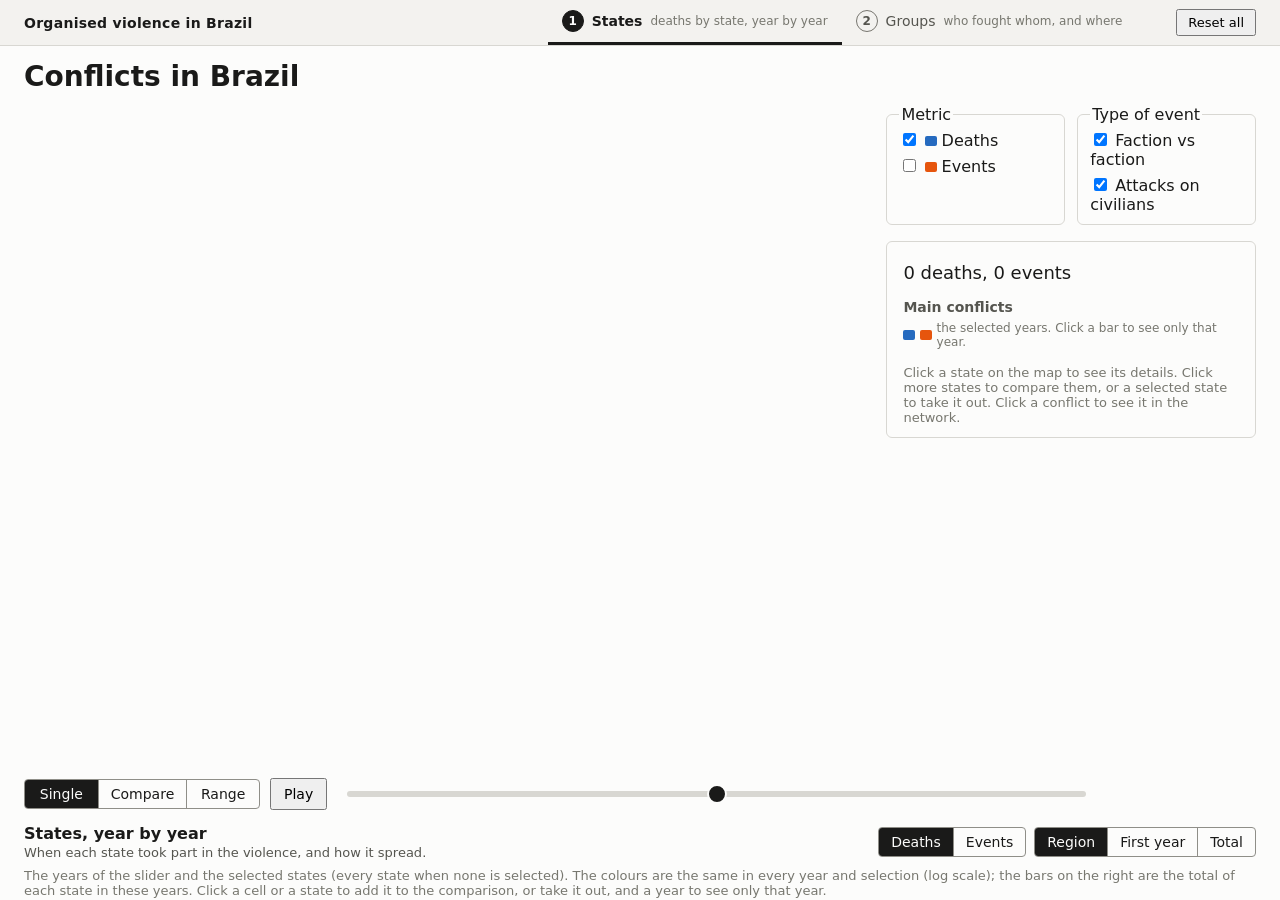
<file: index.html>
<!DOCTYPE html>
<html lang="en">
<head>
    <meta charset="utf-8">
    <meta name="viewport" content="width=device-width, initial-scale=1">
    <title>Conflicts in Brazil</title>
    <link rel="stylesheet" href="style.css">

    <!--
        Used for loading the data, the map projection (d3.geoPath), the force layout of the
        network (d3.forceSimulation), the scales and axes (bar charts) and the DOM updates. It uses the global object d3.
    -->
    <script src="https://d3js.org/d3.v7.min.js"></script>
</head>
<body>
    <nav class="navbar" aria-label="Views">
        <span class="navBrand">Organised violence in Brazil</span>
        <ul>
            <li><a href="#states" aria-current="page"><span class="navNumber">1</span> States <small>deaths by state, year by year</small></a></li>
            <li><a href="#groups"><span class="navNumber">2</span> Groups <small>who fought whom, and where</small></a></li>
        </ul>
        <button id="resetAll" class="resetAll" title="Back to the first state of the page: years, filters, selections and graph">Reset all</button>
    </nav>

    <!-- the two views share the page; main.js shows one at a time -->
    <div id="view1" class="viewPage">
            <header>
                <h1>Conflicts in Brazil</h1>
                <p id="subtitle"></p>
            </header>

            <main>
                <section id="mapArea">
                    <!-- one map per metric shown, each with its own legend -->
                    <div id="map"></div>
                    <!-- over the top corner of the map, so the maps do not move when it shows -->
                    <button type="button" id="clearStates" hidden>Clear selection</button>
                </section>

                <aside>
                    <div class="filterRow">
                        <fieldset id="metricFilter">
                            <legend>Metric</legend>
                            <label><input type="checkbox" value="deaths" checked> <i class="metricSwatch deaths"></i> Deaths</label>
                            <label><input type="checkbox" value="events"> <i class="metricSwatch events"></i> Events</label>
                        </fieldset>
                        <fieldset class="typeFilter">
                            <legend>Type of event</legend>
                            <label><input type="checkbox" value="faction" checked> Faction vs faction</label>
                            <label><input type="checkbox" value="civilians" checked> Attacks on civilians</label>
                        </fieldset>
                    </div>

                    <div id="panel">
                        <div class="panelHeader">
                            <h2 id="panelName"></h2>
                            <span id="panelYear"></span>
                        </div>
                        <p id="panelStates" hidden></p>
                        <p id="panelNumbers"><span id="panelDeaths" data-metric="deaths">0 deaths</span><span data-metric="both">, </span><span id="panelEvents" data-metric="events">0 events</span></p>
                        <p id="panelCompare"></p>
                        <h3 id="conflictTitle">Main conflicts</h3>
                        <div id="conflictList"></div>

                        <!-- one bar chart per metric shown -->
                        <div id="trends"></div>
                        <p class="trendNote"><i class="metricSwatch deaths" data-metric="deaths"></i><i class="metricSwatch events" data-metric="events"></i> the selected years. Click a bar to see only that year.</p>

                        <p id="panelHint">Click a state on the map to see its details. Click more states to compare them, or a selected state to take it out. Click a conflict to see it in the network.</p>
                    </div>
                </aside>
            </main>

            <section class="controls">
                <div class="modeSwitch" role="radiogroup" aria-label="Years shown">
                    <label><input type="radio" name="mode1" value="single" checked><span>Single</span></label>
                    <label><input type="radio" name="mode1" value="compare"><span>Compare</span></label>
                    <label><input type="radio" name="mode1" value="range"><span>Range</span></label>
                </div>
                <button aria-label="Play through the years" class="playButton">Play</button>
                <span class="minYear"></span>
                <div class="yearRange oneHandle">
                    <div class="rangeTrack"><div class="rangeFill"></div></div>
                    <input id="baseSlider" type="range" step="1" aria-label="Second year" hidden>
                    <input id="yearSlider" class="mainSlider" type="range" step="1" aria-label="Year">
                </div>
                <span class="maxYear"></span>
                <strong class="yearLabel"></strong>
            </section>

            <!-- the states picked on the map, compared year by year -->
            <section class="stateCompare" hidden>
                <div class="stateCompareHead">
                    <h2>Comparing states</h2>
                    <div class="stateLegend"></div>
                    <div class="modeSwitch sumSwitch" role="radiogroup" aria-label="Values shown">
                        <label><input type="radio" name="stateSum" value="added" checked><span>Added up</span></label>
                        <label><input type="radio" name="stateSum" value="year"><span>Per year</span></label>
                    </div>
                </div>
                <div class="stateCharts"></div>
                <p class="stateCompareHint"><span class="stateCompareNote"></span> Click a state to add it to the comparison or take it out.</p>
            </section>

            <!-- every state in every year (heatmap.js): when each state took part, and how it spread -->
            <section class="heatmap">
                <div class="heatmapHead">
                    <div>
                        <h2>States, year by year</h2>
                        <p class="heatmapSub">When each state took part in the violence, and how it spread.</p>
                    </div>
                    <div class="heatmapLegend"></div>
                    <div class="heatmapControls">
                        <div class="modeSwitch" role="radiogroup" aria-label="Metric of the heatmap">
                            <label><input type="radio" name="hmMetric" value="deaths" checked><span>Deaths</span></label>
                            <label><input type="radio" name="hmMetric" value="events"><span>Events</span></label>
                        </div>
                        <div class="modeSwitch" role="radiogroup" aria-label="Order of the states">
                            <label><input type="radio" name="hmOrder" value="region" checked><span>Region</span></label>
                            <label><input type="radio" name="hmOrder" value="first"><span>First year</span></label>
                            <label><input type="radio" name="hmOrder" value="total"><span>Total</span></label>
                        </div>
                    </div>
                </div>
                <div class="heatmapFrame"></div>
                <p class="heatmapHint">The years of the slider and the selected states (every state when none is selected). The colours are the same in every year and selection (log scale); the bars on the right are the total of each state in these years. Click a cell or a state to add it to the comparison, or take it out, and a year to see only that year.</p>
            </section>

    
    </div>

    <div id="view2" class="viewPage" hidden>
            <header>
                <div class="headerRow">
                    <div>
                        <h1>Armed groups in Brazil: conflicts and places</h1>
                        <p>Who fought whom, and where. Source: UCDP GED, Brazil events with an exact place, 1993-2025.</p>
                    </div>
                    <fieldset class="typeFilter">
                        <legend>Type of event</legend>
                        <label><input type="checkbox" value="faction" checked> Faction vs faction</label>
                        <label><input type="checkbox" value="civilians" checked> Attacks on civilians</label>
                    </fieldset>
                </div>
            </header>

            <main>
                <section id="netArea" class="viewArea">
                    <div class="areaTitle">
                        <h2 id="networkTitle"></h2>
                        <div class="groupSearch">
                            <input id="groupSearch" type="search" placeholder="Add a group" autocomplete="off" role="combobox" aria-expanded="false" aria-controls="searchResults" aria-label="Find a group to add to the graph">
                            <ul id="searchResults" role="listbox" hidden></ul>
                        </div>
                        <button id="selectAll" aria-label="Add every group to the graph">Add all</button>
                        <button id="clearGraph" aria-label="Take every group out of the graph">Clear</button>
                    </div>
                    <div id="network" class="frame"></div>
                    <div class="legendRow">
                        <span><svg width="34" height="10"><line x1="0" x2="34" y1="5" y2="5" class="legendLine"/></svg> faction vs faction</span>
                        <span><svg width="34" height="10"><line x1="0" x2="34" y1="5" y2="5" class="legendLine civilians"/></svg> attacks on civilians</span>
                        <span>line width and circle size = deaths</span>
                    </div>
                    <p class="netNote">Groups are named as UCDP records them. Some are small local gangs whose names look like countries (Estados Unidos, Holanda), and a few were coded from a single event.</p>
                </section>

                <section id="placeArea" class="viewArea">
                    <div class="areaTitle">
                        <h2 id="mapTitle"></h2>
                        <button id="zoomOut" aria-label="Zoom out to the whole country">Back to Brazil</button>
                    </div>
                    <div id="placeMap" class="frame"></div>
                    <div class="legendRow" id="placeLegend"></div>
                    <div id="caption">
                        <p id="captionTitle"></p>
                        <p id="captionNumbers"></p>
                        <p id="captionNote"></p>
                    </div>
                </section>
            </main>

            <section class="controls">
                <div class="modeSwitch" role="radiogroup" aria-label="Years shown">
                    <label><input type="radio" name="mode2" value="single"><span>Single</span></label>
                    <label><input type="radio" name="mode2" value="range" checked><span>Range</span></label>
                </div>
                <button aria-label="Play through the years" class="playButton">Play</button>
                <span class="minYear"></span>
                <div class="yearRange">
                    <div class="rangeTrack"><div class="rangeFill"></div></div>
                    <input id="startSlider" class="mainSlider" type="range" step="1" aria-label="First year">
                    <input id="endSlider" type="range" step="1" aria-label="Last year">
                </div>
                <span class="maxYear"></span>
                <strong class="yearLabel"></strong>
            </section>

            <section class="compare">
                <div class="compareHead">
                    <h2>Compare groups over time</h2>
                    <div class="compareControls">
                    <div class="modeSwitch metricSwitch" role="radiogroup" aria-label="cmMetric">
                        <label><input type="radio" name="cmMetric" value="deaths" checked><span>Deaths</span></label>
                        <label><input type="radio" name="cmMetric" value="events"><span>Events</span></label>
                    </div>
                    <div class="modeSwitch sumSwitch" role="radiogroup" aria-label="cmSum">
                        <label><input type="radio" name="cmSum" value="added" checked><span>Added up</span></label>
                        <label><input type="radio" name="cmSum" value="year"><span>Per year</span></label>
                    </div>
                    </div>
                </div>
                <div class="compareBody">
                    <div class="groupPicker" role="group" aria-label="Groups to compare">
                        <div class="pickerHead"><span>Pick up to 8 groups</span><button class="clearGroups">Clear</button></div>
                        <div class="groupList"></div>
                    </div>
                    <div class="compareMain">
                        <div class="compareLegend"></div>
                        <div class="compareFrame frame"></div>
                        <p class="compareNote"></p>
                    </div>
                </div>
            </section>

            <!-- who a group fought, with the deaths of each conflict -->
            <section class="rivalsArea">
                <div class="areaTitle">
                    <h2>Who a group fought</h2>
                    <select class="rivalGroup" aria-label="Group whose rivals are shown"></select>
                </div>
                <p class="rivalNote"></p>
                <div class="rivalList"></div>
            </section>

    </div>

    <div id="tooltip"></div>

    <!-- main.js loads the data once and starts view1.js and view2.js (ES modules) -->
    <script type="module" src="main.js"></script>
</body>
</html>
</file>
<file: style.css>
body {
    margin: 0;
    padding: 16px 24px;
    height: 100vh;
    box-sizing: border-box;
    display: flex;
    flex-direction: column;
    font-family: system-ui, sans-serif;
    color: #1a1a19;
    background: #fcfcfb;
}

header h1 {
    margin: 0;
    font-size: 28px;
}

header p {
    margin: 4px 0 12px;
    color: #55554f;
}

/* the main area takes all the space left between the title and the slider */
main {
    flex: 1;
    min-height: 0;
    display: flex;
    gap: 24px;
}

#mapArea {
    flex: 1;
    min-width: 0;
    display: flex;
    flex-direction: column;
}

/* one map per metric shown, side by side */
#map {
    flex: 1;
    min-height: 0;
    display: flex;
    gap: 16px;
}

.mapCell {
    flex: 1;
    min-width: 0;
    display: flex;
    flex-direction: column;
}

.mapCell svg {
    flex: 1;
    min-height: 0;
    width: 100%;
}

.state {
    stroke: #fcfcfb;
    stroke-width: 1;
    cursor: pointer;
}

.state:hover {
    stroke: #1a1a19;
    stroke-width: 1.5;
}

.state.selected {
    stroke: #1a1a19;
    stroke-width: 3;
}

/* the state hovered in a map, the heatmap or the comparison */
.state.linked {
    stroke: #1a1a19;
    stroke-width: 2.5;
}

.stateLabel {
    font-size: 10px;
    text-anchor: middle;
    pointer-events: none;
}

.mapLegend {
    display: flex;
    flex-wrap: wrap;
    align-items: center;
    gap: 4px 14px;
    padding-top: 8px;
    /* the same height in both modes (the compare colour bar is taller), so the page does not move */
    height: 44px;
    box-sizing: border-box;
    font-size: 13px;
    color: #55554f;
}

.mapLegend span {
    display: inline-flex;
    align-items: center;
    gap: 5px;
}

.mapLegend i {
    width: 16px;
    height: 12px;
    border-radius: 2px;
    display: inline-block;
}

aside {
    flex: 0 0 clamp(320px, 30%, 480px);
    overflow-y: auto;
}

.typeFilter,
#metricFilter {
    display: flex;
    flex-direction: column;
    gap: 6px;
    margin: 0 0 16px;
    border: 1px solid #d8d7d2;
    border-radius: 6px;
}

/* the metric and type filters of View 1, next to each other */
.filterRow {
    display: flex;
    flex-wrap: wrap;
    gap: 0 12px;
}

.filterRow fieldset {
    flex: 1;
}

/* the hue of each metric, the same in the maps, the bars and the charts */
.metricSwatch {
    display: inline-block;
    width: 12px;
    height: 10px;
    border-radius: 2px;
}

.metricSwatch.deaths {
    background: #256abf;
}

.metricSwatch.events {
    background: #e6550d;
}

#panel {
    border: 1px solid #d8d7d2;
    border-radius: 6px;
    padding: 12px 16px;
}

.panelHeader {
    display: flex;
    justify-content: space-between;
    align-items: baseline;
}

#panel h2 {
    margin: 0;
    font-size: 22px;
}

#panel h3 {
    margin: 16px 0 6px;
    font-size: 14px;
    color: #55554f;
}

#panelNumbers {
    margin: 8px 0 0;
    font-size: 18px;
}

#panelHint {
    margin: 16px 0 0;
    font-size: 13px;
    color: #77776f;
}

.conflictRow {
    margin-bottom: 8px;
    font-size: 14px;
    cursor: pointer;
}

.conflictRow:hover .conflictName,
.conflictRow:focus-visible .conflictName {
    text-decoration: underline;
}

.conflictBar {
    display: flex;
    align-items: center;
    gap: 8px;
}

/* the number keeps its unit on one line, the bar gets shorter instead */
.conflictBar span {
    white-space: nowrap;
}

.conflictBar div {
    height: 8px;
    border-radius: 0 4px 4px 0;
    background: #256abf;
}

/* bar charts of the deaths and events per year, under the details */
.trendChart svg {
    width: 100%;
    display: block;
}

.trendGrid line {
    stroke: #e6e5e1;
}

.trendGrid .domain {
    display: none;
}

.trendGrid text,
.trendAxis text {
    fill: #77776f;
    font-size: 11px;
}

.trendAxis .domain,
.trendAxis line {
    stroke: #9b9a94;
}

.trendHit {
    fill: transparent;
    cursor: pointer;
}

/* the css fill wins over the fill attribute that the transitions set */
.trendBar.hovered {
    fill: #1a1a19;
}

.trendNote {
    display: flex;
    align-items: center;
    gap: 5px;
    margin: 6px 0 0;
    font-size: 12px;
    color: #77776f;
}

.controls {
    display: flex;
    align-items: center;
    gap: 10px;
    padding-top: 12px;
    /* the same font and size in every control of both views (buttons use another font unless told) */
    font-family: inherit;
    font-size: 14px;
}

.controls button,
.modeSwitch span {
    font: inherit;
}

.controls button {
    padding: 6px 12px;
    cursor: pointer;
}

/* the mode of the years (Single, Compare, Range): joined buttons, the chosen one is dark */
.modeSwitch {
    display: inline-flex;
    /* the same width in both views (View 2 has two buttons, View 1 three), so the sliders line up */
    width: 236px;
    box-sizing: border-box;
    border: 1px solid #8f8e88;
    border-radius: 4px;
    overflow: hidden;
}

.modeSwitch label {
    position: relative;
    flex: 1;
    text-align: center;
    cursor: pointer;
}

.modeSwitch input {
    position: absolute;
    opacity: 0;
}

.modeSwitch span {
    display: block;
    padding: 6px 12px;
    font-size: 14px;
}

.modeSwitch label + label span {
    border-left: 1px solid #8f8e88;
}

.modeSwitch input:checked + span {
    background: #1a1a19;
    color: #fcfcfb;
}

.modeSwitch input:focus-visible + span {
    outline: 2px solid #256abf;
    outline-offset: -2px;
}

#panelCompare {
    display: none;
    margin: 4px 0 0;
    font-size: 14px;
    color: #55554f;
}

/* the colour bar of the compare mode: the marks sit under the bar, centred on their position */
.mapLegend .changeLegend {
    position: relative;
    display: block;
    width: 330px;
    height: 34px;
    margin: 0 24px 0 28px;
    align-self: flex-start;
}

.mapLegend .changeBar {
    display: block;
    width: 100%;
    height: 12px;
    border-radius: 2px;
}

.mapLegend .changeLegend b {
    position: absolute;
    top: 16px;
    transform: translateX(-50%);
    font-size: 12px;
    font-weight: 400;
}

.yearLabel {
    min-width: 150px;
    text-align: right;
    font-size: 20px;
}

#tooltip {
    position: fixed;
    display: none;
    padding: 6px 10px;
    font-size: 13px;
    color: #fcfcfb;
    background: #1a1a19;
    border-radius: 4px;
    pointer-events: none;
}

/* ---------------------------------------------------------------- shared: links between the views */

/* a full-width bar: the negative margins cancel the padding of the body */
.navbar {
    flex: none;
    display: flex;
    align-items: stretch;
    justify-content: space-between;
    flex-wrap: wrap;
    gap: 0 24px;
    margin: -16px -24px 14px;
    padding: 0 24px;
    border-bottom: 1px solid #d8d7d2;
    background: #f3f2ef;
}

.navBrand {
    display: flex;
    align-items: center;
    padding: 10px 0;
    font-size: 14px;
    font-weight: bold;
    letter-spacing: 0.02em;
}

.navbar ul {
    display: flex;
    margin: 0;
    padding: 0;
    list-style: none;
}

/* each view is a tab: number, name and the question it answers */
.navbar a {
    display: flex;
    align-items: center;
    gap: 8px;
    height: 100%;
    box-sizing: border-box;
    padding: 10px 14px;
    border-bottom: 3px solid transparent;
    color: #55554f;
    font-size: 14px;
    text-decoration: none;
}

.navbar a:hover {
    color: #1a1a19;
    background: #e6e5e1;
}

.navbar a:focus-visible {
    outline: 2px solid #256abf;
    outline-offset: -2px;
}

.navbar a[aria-current="page"] {
    color: #1a1a19;
    font-weight: bold;
    border-bottom-color: #1a1a19;
}

.navNumber {
    display: inline-grid;
    place-items: center;
    width: 20px;
    height: 20px;
    border-radius: 50%;
    border: 1px solid #77766f;
    font-size: 12px;
    font-weight: bold;
}

.navbar a[aria-current="page"] .navNumber {
    color: #fcfcfb;
    background: #1a1a19;
    border-color: #1a1a19;
}

.navbar small {
    color: #77776f;
    font-size: 12px;
    font-weight: normal;
}


/* ---------------------------------------------------------------- View 2 */

.headerRow {
    display: flex;
    justify-content: space-between;
    align-items: flex-start;
    gap: 24px;
    flex-wrap: wrap;
}

/* the same filter box as View 1, at the right of the title */
.headerRow .typeFilter {
    margin: 4px 0 8px;
}

.viewArea {
    flex: 1;
    min-width: 0;
    display: flex;
    flex-direction: column;
}

.frame {
    flex: 1;
    min-height: 0;
    border: 1px solid #d8d7d2;
    border-radius: 6px;
    /* the zoomed map must not spill outside its frame */
    overflow: hidden;
}

.frame svg {
    width: 100%;
    height: 100%;
    display: block;
}

.legendRow {
    display: flex;
    flex-wrap: wrap;
    align-items: center;
    gap: 6px 18px;
    padding-top: 8px;
    font-size: 13px;
    color: #55554f;
}

.legendRow span {
    display: inline-flex;
    align-items: center;
    gap: 5px;
}

.legendRow i {
    width: 16px;
    height: 12px;
    border-radius: 2px;
    display: inline-block;
}

.legendLine {
    stroke: #55554f;
    stroke-width: 3;
}

.background {
    fill: transparent;
}

.link {
    stroke: #55544f;
    stroke-opacity: 0.6;
}

/* attacks on civilians: dotted, as in the sketch */
.link.civilians,
.legendLine.civilians {
    stroke-dasharray: 2 5;
    stroke-linecap: round;
}

.hit {
    stroke: transparent;
    stroke-width: 14;
    cursor: pointer;
}

.node {
    cursor: pointer;
}

.emptyHint {
    font-size: 14px;
    fill: #77776f;
    pointer-events: none;
}

.node circle {
    fill: var(--node-fill, #77766f);
    stroke: #1a1a19;
    stroke-width: 1.5;
}

.node.selected circle {
    stroke-width: 2.5;
}

/* a click takes the group out of the graph */
.node.selected:hover circle {
    fill: #ec4647;
}

/* the hovered group: the groups it fought stay, the others and their links fade */
.node.dimmed,
.nodeName.dimmed {
    opacity: 0.2;
}

.link.hot {
    stroke: #1a1a19;
    stroke-opacity: 1;
}

.link.dimmed {
    stroke-opacity: 0.08;
}

.rival:hover .rivalName {
    text-decoration: underline;
}

.pickerItem.isHovered {
    background: #efeeea;
}

/* white halo so the labels stay readable over the links */
.nodeName {
    font-size: 11px;
    paint-order: stroke;
    stroke: #fcfcfb;
    stroke-width: 3.5px;
    stroke-linejoin: round;
    pointer-events: none;
}

/* the states are scaled by the zoom: non-scaling-stroke keeps the borders thin */
.outline {
    fill: #f3f2ef;
    stroke: #c9c8c3;
    stroke-width: 0.8;
    vector-effect: non-scaling-stroke;
    cursor: pointer;
    transition: fill 0.3s;
}

.outline:hover {
    fill: #e6e5e1;
}

/* state codes on the map of View 2: grey text with a light halo so the dots do not hide them */
.outlineLabel {
    font-size: 10px;
    text-anchor: middle;
    fill: #66655f;
    stroke: #f3f2ef;
    stroke-width: 2px;
    paint-order: stroke;
    stroke-linejoin: round;
    pointer-events: none;
}

.outline.selected {
    fill: #fcfcfb;
    stroke: #1a1a19;
    stroke-width: 2;
}

.outline.faded {
    fill: #f8f7f5;
    stroke: #e3e2de;
}

.place {
    /* where many places are close (the north-east coast) the dots show through each other */
    fill-opacity: 0.55;
    stroke: #1a1a19;
    stroke-width: 0.8;
    /* the zoom scales the dot around its centre, the border keeps its width */
    transform-box: fill-box;
    transform-origin: center;
    vector-effect: non-scaling-stroke;
}

.areaTitle {
    display: flex;
    align-items: center;
    justify-content: space-between;
    gap: 12px;
    min-height: 30px;
    margin-bottom: 6px;
}

.groupSearch {
    position: relative;
    flex: 1;
    max-width: 240px;
    margin-left: auto;
}

.groupSearch input {
    width: 100%;
    box-sizing: border-box;
    padding: 4px 10px;
    font: inherit;
    font-size: 13px;
    border: 1px solid #1a1a19;
    border-radius: 4px;
    background: #fcfcfb;
}

#searchResults {
    position: absolute;
    z-index: 10;
    top: calc(100% + 4px);
    left: 0;
    min-width: 100%;
    width: max-content;
    max-width: 360px;
    margin: 0;
    padding: 4px 0;
    list-style: none;
    font-size: 13px;
    background: #fcfcfb;
    border: 1px solid #1a1a19;
    border-radius: 4px;
    box-shadow: 0 4px 12px rgba(0, 0, 0, 0.15);
}

#searchResults[hidden] {
    display: none;
}

#searchResults li {
    padding: 5px 10px;
    cursor: pointer;
}

#searchResults li.active {
    background: #e9e8e3;
}

#searchResults li.none {
    color: #77776f;
    cursor: default;
}

.areaTitle h2 {
    margin: 0;
    font-size: 16px;
}

.areaTitle button {
    padding: 4px 10px;
    font-size: 13px;
    cursor: pointer;
}

.areaTitle button:disabled {
    cursor: default;
}

#caption p {
    margin: 4px 0 0;
    font-size: 14px;
}

#captionTitle {
    font-weight: bold;
    font-size: 16px;
}

#captionTitle.hint {
    font-weight: normal;
}

#captionNote {
    color: #77776f;
    font-size: 12px;
}

/* year interval of both views: two range inputs on top of each other, only the handles take the mouse */
.yearRange {
    position: relative;
    flex: 1;
    height: 20px;
    cursor: pointer;
}

.rangeTrack {
    position: absolute;
    left: 0;
    right: 0;
    top: 7px;
    height: 6px;
    border-radius: 3px;
    background: #d8d7d2;
}

.rangeFill {
    position: absolute;
    top: 0;
    height: 6px;
    background: #1a1a19;
}

.yearRange input {
    position: absolute;
    left: 0;
    top: 0;
    width: 100%;
    height: 20px;
    margin: 0;
    background: transparent;
    pointer-events: none;
    -webkit-appearance: none;
    appearance: none;
}

.yearRange input::-webkit-slider-runnable-track {
    height: 20px;
    background: transparent;
}

.yearRange input::-webkit-slider-thumb {
    -webkit-appearance: none;
    pointer-events: auto;
    box-sizing: border-box;
    width: 20px;
    height: 20px;
    border: 2px solid #fcfcfb;
    border-radius: 50%;
    background: #1a1a19;
    cursor: grab;
}

/* Firefox paints the part before the handle by default, this removes it */
.yearRange input::-moz-range-progress {
    background: transparent;
}

.yearRange input::-moz-range-track {
    background: transparent;
}

.yearRange input::-moz-range-thumb {
    pointer-events: auto;
    box-sizing: border-box;
    width: 20px;
    height: 20px;
    border: 2px solid #fcfcfb;
    border-radius: 50%;
    background: #1a1a19;
    cursor: grab;
}

.controls label {
    white-space: nowrap;
    font-size: 14px;
}


/* narrow screens: stack the map and the panel, and let the page scroll */
@media (max-width: 800px) {
    body {
        height: auto;
    }

    main {
        flex-direction: column;
    }

    #map {
        flex-direction: column;
    }

    .mapCell {
        flex: none;
        height: 70vh;
    }

    .frame {
        flex: none;
        height: 70vh;
    }

    /* the questions next to the tab names do not fit on a phone */
    .navbar small {
        display: none;
    }

    aside {
        flex: none;
    }
}

/* with one handle (Single mode) it can be moved by clicking anywhere on the track;
   with two handles only the handles take the mouse */
.yearRange.oneHandle .mainSlider {
    pointer-events: auto;
    cursor: pointer;
}

/* View 2, while a range plays: the range turns blue, the part already played dark blue,
   and the handle of the year being played is blue too */
.rangeFill.playing {
    background: linear-gradient(to right, #0d366b var(--played, 0%), #9ec5f4 var(--played, 0%));
}

.yearRange.playingRange .mainSlider::-webkit-slider-thumb {
    background: #256abf;
}

.yearRange.playingRange .mainSlider::-moz-range-thumb {
    background: #256abf;
}

/* under the year, without making the row taller (so the page does not jump when playing starts) */
.yearLabel {
    position: relative;
}

.yearLabel small {
    position: absolute;
    right: 0;
    top: 100%;
    white-space: nowrap;
    font-size: 12px;
    font-weight: 400;
    color: #256abf;
}

/* the two views are in the same page, one at a time; each takes the place the page had before */
.viewPage {
    flex: 1;
    min-height: 0;
    display: flex;
    flex-direction: column;
}

.viewPage[hidden] {
    display: none;
}

/* ---------------------------------------------------------------- View 2: the compare chart under the slider */

/* the view is taller than the screen: the network and the map keep a minimum height and the page scrolls */
#view2 {
    overflow-y: auto;
}

#view2 > * {
    flex-shrink: 0;
}

#view2 main {
    flex: 1 0 max(480px, calc(100vh - 260px));
}

.compare {
    display: flex;
    flex-direction: column;
    height: 340px;
    padding: 14px 0 12px;
}

.compareHead {
    display: flex;
    align-items: center;
    justify-content: space-between;
    flex-wrap: wrap;
    gap: 8px 24px;
    margin-bottom: 8px;
}

.compareHead h2 {
    margin: 0;
    font-size: 16px;
}

.compareControls {
    display: flex;
    flex-wrap: wrap;
    gap: 8px 14px;
}

.compareControls .modeSwitch {
    width: auto;
}

.compareControls .modeSwitch label {
    flex: none;
}

.compareBody {
    flex: 1;
    min-height: 0;
    display: flex;
    gap: 20px;
}

.groupPicker {
    flex: 0 0 250px;
    display: flex;
    flex-direction: column;
    min-height: 0;
    border: 1px solid #d8d7d2;
    border-radius: 6px;
}

.pickerHead {
    display: flex;
    align-items: center;
    justify-content: space-between;
    padding: 6px 10px;
    font-size: 13px;
    font-weight: bold;
    border-bottom: 1px solid #e6e5e1;
}

.pickerHead button {
    padding: 2px 8px;
    font: inherit;
    font-weight: normal;
    cursor: pointer;
}

.groupList {
    flex: 1;
    overflow-y: auto;
    padding: 4px 0;
}

.pickerItem {
    display: flex;
    align-items: center;
    gap: 8px;
    padding: 3px 10px;
    font-size: 13px;
    cursor: pointer;
}

.pickerItem:hover {
    background: #f0efeb;
}

.pickerItem input:disabled + .swatch + .pickerName {
    color: #8f8e88;
}

/* the colour of the group in the chart, once it is picked */
.swatch {
    flex: none;
    width: 12px;
    height: 3px;
    border-radius: 2px;
    background: transparent;
}

.pickerName {
    flex: 1;
    min-width: 0;
    overflow: hidden;
    text-overflow: ellipsis;
    white-space: nowrap;
}

.pickerItem.isOn .pickerName {
    font-weight: bold;
}

.pickerCount {
    color: #77776f;
    font-size: 12px;
}

.compareMain {
    flex: 1;
    min-width: 0;
    display: flex;
    flex-direction: column;
}

.compareLegend {
    display: flex;
    flex-wrap: wrap;
    gap: 2px 16px;
    min-height: 20px;
    font-size: 13px;
    color: #55554f;
}

.compareLegend span {
    display: inline-flex;
    align-items: center;
    gap: 6px;
}

.lineKey {
    width: 16px;
    height: 3px;
    border-radius: 2px;
    display: inline-block;
}

.compareEmpty {
    margin: 0;
    padding: 24px;
    color: #55554f;
    font-size: 14px;
}

.compareNote {
    margin: 4px 0 0;
    font-size: 12px;
    color: #77776f;
}

/* the tooltip of the chart: value first, then the name, a short line of the colour as key */
.tipTitle {
    margin-bottom: 3px;
    color: #c9c8c2;
}

.tipRow {
    display: flex;
    align-items: center;
    gap: 8px;
    line-height: 1.5;
}

.tipKey {
    width: 14px;
    height: 3px;
    border-radius: 2px;
}

.tipRow strong {
    min-width: 40px;
    text-align: right;
}

/* the comparison of the selected states, under the slider: the page scrolls when it is shown */
#view1 {
    overflow-y: auto;
}

#view1 > * {
    flex-shrink: 0;
}

/* the map keeps the same size with or without the comparison: it fills the window (a band at the
   bottom stays free for "Scroll for more"), and the comparison is under it (the page scrolls) */
#view1 main {
    flex: 0 0 max(480px, calc(100vh - 239px));
}

.stateCompare {
    padding: 14px 0 12px;
}

.stateCompare[hidden] {
    display: none;
}

.stateCompareHead {
    display: flex;
    flex-wrap: wrap;
    align-items: center;
    gap: 8px 24px;
}

.stateCompareHead h2 {
    margin: 0;
    font-size: 16px;
}

.stateLegend {
    display: flex;
    flex-wrap: wrap;
    gap: 6px 16px;
    font-size: 14px;
}

.stateKey {
    display: inline-flex;
    align-items: center;
    gap: 6px;
}

.stateKey i {
    width: 14px;
    height: 3px;
    border-radius: 2px;
}

.stateKey button {
    padding: 0 4px;
    font-size: 15px;
    line-height: 1;
    cursor: pointer;
    border: none;
    background: none;
    color: #55554f;
}

.stateCharts {
    display: flex;
    flex-wrap: wrap;
    gap: 8px 32px;
    margin-top: 8px;
}

.stateChart {
    flex: 1 1 420px;
    min-width: 0;
}

.stateChart h3 {
    margin: 8px 0 2px;
    font-size: 13px;
    color: #55554f;
}

.stateChart svg {
    display: block;
}

.stateCompareHint {
    margin: 4px 0 0;
    font-size: 13px;
    color: #77776f;
}

.stateChart .trendGrid text,
.stateChart .trendAxis text {
    font-size: 12px;
}

#panelStates {
    display: flex;
    flex-wrap: wrap;
    gap: 2px 14px;
    margin: 6px 0 0;
    font-size: 14px;
}

#panelStates[hidden] {
    display: none;
}

.panelState {
    padding-left: 6px;
    border-left: 3px solid;
}

/* the switch on the right, like in View 2 */
.stateCompareHead {
    justify-content: space-between;
}

.stateCompareHead .modeSwitch {
    width: auto;
    margin-left: auto;
}

#mapArea {
    position: relative;
}

#clearStates {
    position: absolute;
    top: 0;
    left: 0;
    padding: 4px 10px;
    font-size: 13px;
    cursor: pointer;
}

#clearStates[hidden] {
    display: none;
}

.stateCompareHead .modeSwitch label {
    flex: none;
}

/* the scroll bar of a view is at the edge of the window, and not over the content:
   the view takes the margins of the page back and keeps them as its own padding */
#view1,
#view2 {
    margin: 0 -24px -16px;
    padding: 0 24px 16px;
}

/* ---------------------------------------------------------------- View 1: the heatmap of every state and year */

.heatmap {
    padding: 14px 0 12px;
}

.heatmapHead {
    display: flex;
    flex-wrap: wrap;
    align-items: center;
    gap: 8px 24px;
}

.heatmapHead h2 {
    margin: 0;
    font-size: 16px;
}

.heatmapSub {
    margin: 2px 0 0;
    font-size: 13px;
    color: #55554f;
}

.heatmapLegend {
    display: flex;
    align-items: center;
    gap: 8px;
    font-size: 12px;
    color: #55554f;
}

.heatmapLegend svg {
    display: block;
}

.hmLegendText {
    font-size: 11px;
    fill: #55554f;
    text-anchor: middle;
}

.heatmapControls {
    display: flex;
    flex-wrap: wrap;
    gap: 8px;
    margin-left: auto;
}

.heatmapControls .modeSwitch {
    width: auto;
}

.heatmapControls .modeSwitch label {
    flex: none;
}

.heatmapFrame {
    margin-top: 8px;
    min-width: 0;
}

.heatmapFrame svg {
    display: block;
}

.hmName {
    font-size: 12px;
    fill: #1a1a19;
    text-anchor: end;
    cursor: pointer;
}

.hmName:hover {
    text-decoration: underline;
}

.hmNumbers text,
.hmTotalText {
    font-size: 11px;
    font-variant-numeric: tabular-nums;
    pointer-events: none;
}

.hmNumbers text {
    text-anchor: middle;
}

.hmTotalText {
    fill: #55554f;
}

/* the tall rows of a few states have bigger text */
.heatmapFrame.tall .hmName,
.heatmapFrame.tall .hmNumbers text,
.heatmapFrame.tall .hmTotalText {
    font-size: 13px;
}

.hmRow.selected .hmName {
    font-weight: 700;
}

.hmCells rect {
    cursor: pointer;
}

.hmCells rect.hovered {
    stroke: #1a1a19;
    stroke-width: 1.5;
}

.hmRegion {
    font-size: 11px;
    font-weight: 600;
    letter-spacing: 0.04em;
    text-transform: uppercase;
    fill: #77776f;
}

.hmYear,
.hmHeader {
    font-size: 11px;
    fill: #77776f;
    text-anchor: middle;
}

.hmHeader {
    text-anchor: start;
}

.hmYear.selected {
    font-weight: 700;
    fill: #1a1a19;
}

.hmYearHit {
    fill: transparent;
    cursor: pointer;
}

.hmSpans rect {
    fill: none;
    stroke: #1a1a19;
    stroke-width: 1.5;
    pointer-events: none;
}

.heatmapHint {
    margin: 4px 0 0;
    font-size: 13px;
    color: #77776f;
}


/* who a group fought: a list of the rivals, with the deaths as a bar */
.rivalsArea {
    padding: 12px 0 16px;
}

.rivalsArea .areaTitle {
    justify-content: flex-start;
}

.rivalGroup {
    max-width: 280px;
    padding: 4px 8px;
    font: inherit;
    font-size: 13px;
    border: 1px solid #1a1a19;
    border-radius: 4px;
    background: #fcfcfb;
}

.rivalNote {
    margin: 4px 0 8px;
    font-size: 13px;
    color: #55554f;
}

.rivalList {
    display: flex;
    flex-direction: column;
    max-width: 760px;
}

.rival {
    display: grid;
    grid-template-columns: 180px 1fr 190px;
    align-items: center;
    gap: 12px;
    padding: 3px 6px;
    font: inherit;
    font-size: 13px;
    text-align: left;
    color: inherit;
    border: none;
    border-radius: 4px;
    background: none;
    cursor: pointer;
}

.rival:hover {
    background: #efeeea;
}

.rival.inGraph .rivalName {
    font-weight: bold;
}

.rivalBar {
    display: block;
    height: 12px;
}

.rivalBar i {
    display: block;
    height: 100%;
    border-radius: 2px;
}

.rivalValue {
    color: #55554f;
}


/* "Scroll for more": at the bottom of the window while there is more of the page below */
.scrollHint {
    position: fixed;
    z-index: 20;
    left: 50%;
    bottom: 10px;
    transform: translateX(-50%);
    display: inline-flex;
    align-items: center;
    gap: 8px;
    padding: 8px 16px;
    font: inherit;
    font-size: 14px;
    color: #fcfcfb;
    background: #1a1a19;
    border: none;
    border-radius: 999px;
    box-shadow: 0 4px 14px rgba(0, 0, 0, 0.25);
    cursor: pointer;
}

.scrollHint[hidden] {
    display: none;
}

.scrollHint svg {
    animation: scrollHintBounce 1.6s ease-in-out infinite;
}

@keyframes scrollHintBounce {
    0%, 100% { transform: translateY(-1px); }
    50% { transform: translateY(3px); }
}

@media (prefers-reduced-motion: reduce) {
    .scrollHint svg {
        animation: none;
    }
}

.hmRow.dimmed {
    opacity: 0.3;
}

.hmRow.linked .hmName {
    font-weight: 700;
}

/* ---------------------------------------------------------------- narrow screens (phones) */

/* the views are one column that the page scrolls: no fixed heights, so nothing overlaps */
@media (max-width: 800px) {
    body {
        padding: 12px 16px;
    }

    #view1,
    #view2 {
        margin: 0 -16px -12px;
        padding: 0 16px 12px;
    }

    #view1 main,
    #view2 main {
        flex: none;
    }

    #view1 main {
        min-height: 0;
    }

    /* the map of View 1 has its panel under it */
    #mapArea {
        flex: none;
    }

    aside {
        overflow-y: visible;
    }

    /* the years: the mode and play on the first row, the slider on the whole width under them */
    .controls {
        flex-wrap: wrap;
        row-gap: 8px;
    }

    .controls .modeSwitch {
        width: auto;
        flex: 1 1 auto;
    }

    .controls .yearRange {
        order: 5;
        flex: 1 1 140px;
    }

    /* the legend wraps in more rows on a phone */
    .mapLegend {
        height: auto;
    }

    /* the first and last year are not written on a phone: the year label says the years shown */
    .controls .minYear,
    .controls .maxYear {
        display: none;
    }

    .controls .yearLabel {
        order: 7;
        flex: 1 0 100%;
        margin: 0;
    }

    .headerRow {
        flex-direction: column;
        align-items: stretch;
        gap: 8px;
    }

    .areaTitle {
        flex-wrap: wrap;
        gap: 6px 8px;
    }

    .groupSearch {
        flex: 1 1 100%;
        order: 5;
    }

    #network,
    #placeMap {
        height: 60vh;
        flex: none;
    }

    .compare {
        height: auto;
    }

    .compareBody {
        flex-direction: column;
        min-height: 0;
    }

    .groupPicker {
        flex: none;
        max-height: 220px;
    }

    .compareMain {
        min-height: 300px;
    }

    .heatmapHead,
    .stateCompareHead,
    .compareHead {
        flex-direction: column;
        align-items: stretch;
    }

    .heatmapControls {
        flex-wrap: wrap;
    }

    .modeSwitch {
        max-width: 100%;
    }
}

/* "Reset all" at the end of the navbar */
.navbar {
    justify-content: flex-start;
}

.navbar ul {
    margin-left: auto;
}

.resetAll {
    align-self: center;
    margin-left: 16px;
    padding: 4px 10px;
    font: inherit;
    font-size: 13px;
    cursor: pointer;
}

.netNote {
    margin: 4px 0 0;
    font-size: 12px;
    color: #77776f;
}
</file>
